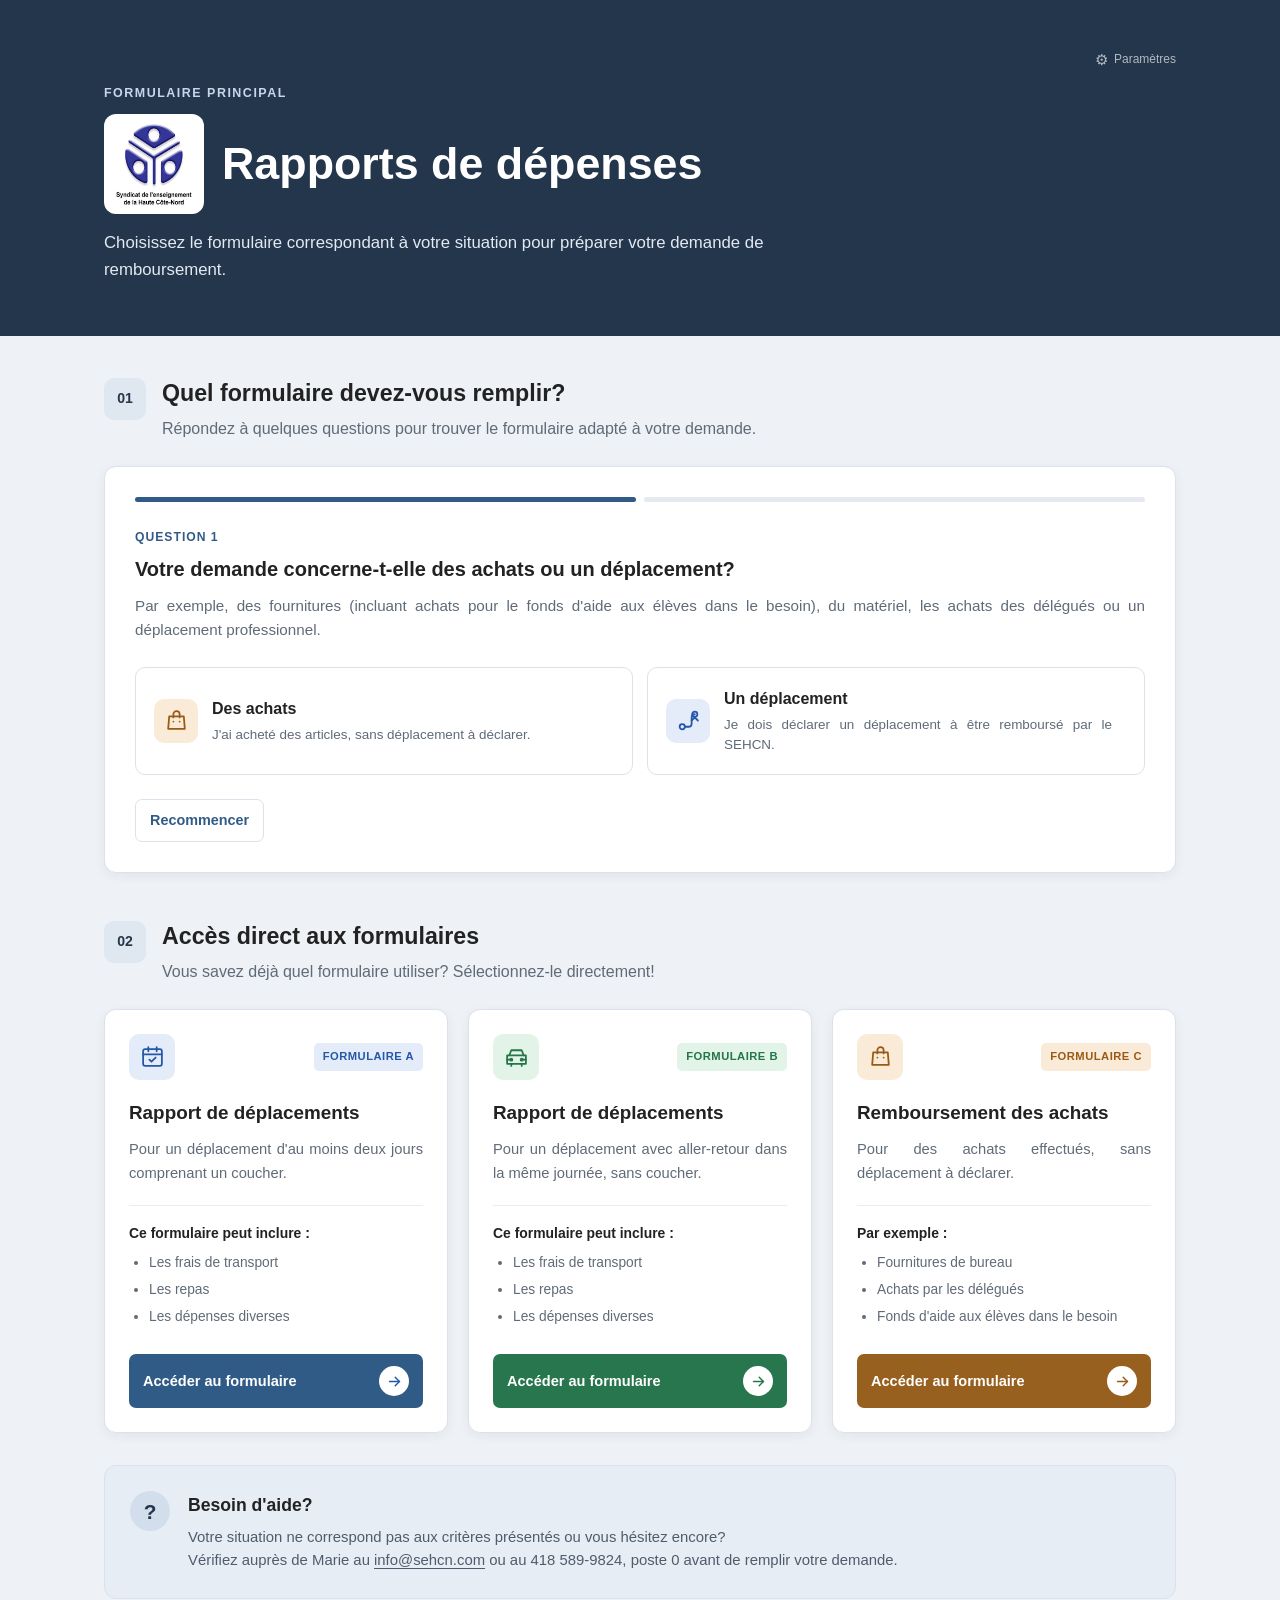
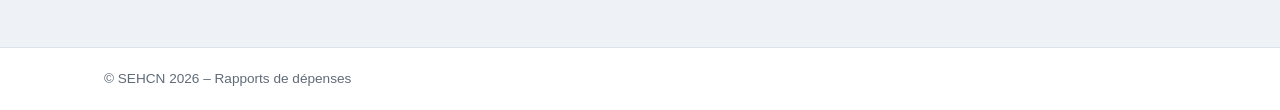
<file: index.html>
<!DOCTYPE html>
<html lang="fr">
<head>
    <meta charset="UTF-8">
    <meta name="viewport" content="width=device-width, initial-scale=1.0">

    <title>Rapports de dépenses</title>

    <link rel="icon" type="image/png" href="logo.jpg">

    <link rel="stylesheet" href="style.css">
    <script src="script.js" defer></script>
</head>

<body>


    <header class="entete">
	<div class="conteneur">

	    <div class="acces-administration">
		<a href="Administration/index.html">
		    <span aria-hidden="true">⚙</span>
		    <span class="texte-parametres">Paramètres</span>
		</a>
	    </div>
	    <p class="surtitre">FORMULAIRE PRINCIPAL</p>
	<div class="titre-entete">
	    <img
		src="logo.png"
		alt="Logo"
		class="logo-entete"
	    >
	    <h1>Rapports de dépenses</h1>
	</div>
	    <p class="description-entete">
		Choisissez le formulaire correspondant à votre situation pour préparer votre demande de remboursement.
	    </p>
	</div>
    </header>

    <main class="conteneur contenu-principal">

	<!-- OUTIL D'ORIENTATION -->
	<section class="section-orientation" id="orientation">

	    <div class="titre-section">
		<span class="numero-section">01</span>
		<div>
		    <h2>Quel formulaire devez-vous remplir?</h2>
		    <p>
			Répondez à quelques questions pour trouver le formulaire adapté à votre demande.
		    </p>
		</div>
	    </div>

	    <div class="assistant-orientation">
	
		<div 
		    class="progression" 
		    id="progression"
		    role="progression"
		    aria-label="Progression dans l'outil d'orientation"
		    aria-valuemin="1"
		    aria-valuemax="2"
		    aria-valuenow="1">
		    <span class="etape active"></span>
		    <span class="etape"></span>
		</div>

		<div id="contenu-orientation" aria-live="polite">

		    <p class="etiquette-question">QUESTION 1</p>

		    <h3>
			Votre demande concerne-t-elle des achats ou un déplacement lié au travail?
		    </h3>

		    <p class="aide-question">
			Par exemple, des fournitures (incluant achats pour le fonds d'aide aux élèves dans le besoin), du matériel, les achats des délégués ou un déplacement professionnel?
		    </p>

		    <div class="choix-orientation">
			<button
			    type="button"
			    class="bouton-choix"
			    data-reponse="achats">

			    <svg class="icone-svg" viewBox="0 0 24 24"
				aria-hidden="true">
				<path d="M5 8h14l1 12H4L5 8Z"/>
    				<path d="M9 9V6a3 3 0 0 1 6 0v3"/>
			    </svg>

			    <span class="texte-choix">
				<strong>Des achats</strong>
			    	<small>
				    J'ai acheté des articles pour le travail, sans déplacement à déclarer.
				</small>
			    </span>

			    <span class="fleche" aria-hidden="true">›</span>
			</button>

			<button
			    type="button"
			    class="bouton-choix"
			    data-reponse="deplacement">

			    <svg class="icone-svg" viewBox="0 0 24 24"
				aria-hidden="true">
				<path d="M5 8h14l1 12H4L5 8Z"/>
    				<path d="M9 9V6a3 3 0 0 1 6 0v3"/>
			    </svg>

			    <span class="texte-choix">
				<strong>Un déplacement</strong>
			    	<small>
				    Je dois déclarer un déplacement à être remboursé par le SEHCN.
				</small>
			    </span>

			    <span class="fleche" aria-hidden="true">›</span>
			</button>
		    </div>
		</div>

		<div id="resultat-orientation"
		    class="resultat-orientation"
		    aria-live="polite"
		    hidden>
		</div>

		<div class="actions-orientation">
		    <button type="button"
			id="bouton-retour"
			class="bouton-secondaire"
			hidden
		    >
			← Retour
		    </button>

		    <button type="button"
			id="bouton-recommencer"
			class="bouton-secondaire"
			hidden
		    >
			Recommencer
		    </button>
		</div>
	    </div>
	</section>

	<!-- ACCÈS DIRECT AUX FORMULAIRES -->
	<section class="section-formulaire" id="fourmulaires">

	    <div class="titre-section">
		<span class="numero-section">02</span>
		<div>
		    <h2>Accès direct aux formulaires</h2>
		    <p>
			Vous savez déjà quel formulaire utiliser? 
			Sélectionnez-le directement!
		    </p>
		</div>
	    </div>

	    <div class="grille-formulaires">

		<!-- FORMULAIRE A -->
		<article class="carte-formulaire">

		    <div class="entete-carte">
			<span class="icone-carte icone-a" aria-hidden="true">
			    <svg class="icone-svg" viewBox="0 0 24 24">
				<rect x="3" y="5" width="18" height="16" rx="2"/>
				<path d="M16 3v4M8 3v4M3 10h18"/>
				<path d="m9 15 2 2 4-4"/>
			    </svg>
			</span>
			<span class="badge-formulaire badge-a">
			    FORMULAIRE A
			</span>
		    </div>

		    <h3>Rapport de déplacements</h3>

		    <p class="description-carte">
			Pour un déplacement d'au moins deux jours comprenant un coucher.
		    </p>

		    <div class="exemples-carte">
			<p>Ce formulaire peut inclure :</p>
			<ul>
			    <li>Les frais de transport</li>
			    <li>Les repas</li>
			    <li>Les dépenses diverses</li>
			</ul>
		    </div>

		    <a class="bouton-formulaire bouton-a"
			href="FormulaireA_Hébergements/index.html">
			Accéder au formulaire
			<span class="fleche-cercle" aria-hidden="true">
			    <svg class="icone-svg" viewBox="0 0 24 24">
				<path d="M5 12h14"/>
				<path d="m13 6 6 6-6 6"/>
			    </svg>
			</span>
		    </a>

		</article>

		<!-- FORMULAIRE B -->
		<article class="carte-formulaire">

		    <div class="entete-carte">
			<span class="icone-carte icone-b" aria-hidden="true">
			    <svg class="icone-svg" viewBox="0 0 24 24">
				<path d="m5 11 2-5h10l2 5"/>
				<path d="M3 11h18v8H3z"/>
				<path d="M3 15h3m12 0h3M7 19v2m10-2v2"/>
				<circle cx="7" cy="15" r="1"/>
				<circle cx="17" cy="15" r="1"/>
			    </svg>
			</span>
			<span class="badge-formulaire badge-b">
			    FORMULAIRE B
			</span>
		    </div>

		    <h3>Rapport de déplacements</h3>

		    <p class="description-carte">
			Pour un déplacement avec aller-retour dans la même journée, sans coucher.
		    </p>

		    <div class="exemples-carte">
			<p>Ce formulaire peut inclure :</p>
			<ul>
			    <li>Les frais de transport</li>
			    <li>Les repas</li>
			    <li>Les dépenses diverses</li>
			</ul>
		    </div>

		    <a class="bouton-formulaire bouton-b"
			href="FormulaireB_AllerRetour/index.html">
			Accéder au formulaire
			<span class="fleche-cercle" aria-hidden="true">
			    <svg class="icone-svg" viewBox="0 0 24 24">
				<path d="M5 12h14"/>
				<path d="m13 6 6 6-6 6"/>
			    </svg>
			</span>
		    </a>

		</article>

		<!-- FORMULAIRE C -->
		<article class="carte-formulaire">

		    <div class="entete-carte">
			<span class="icone-carte icone-c" aria-hidden="true">
			    <svg class="icone-svg" viewBox="0 0 24 24">
				<path d="M5 8h14l1 12H4L5 8Z"/>
				<path d="M9 9V6a3 3 0 0 1 6 0v3"/>
				<path d="M9 13h.01M15 13h.01"/>
			    </svg>
			</span>
			<span class="badge-formulaire badge-c">
			    FORMULAIRE C
			</span>
		    </div>

		    <h3>Remboursement des achats</h3>

		    <p class="description-carte">
			Pour des achats effectués, sans déplacement à déclarer.
		    </p>

		    <div class="exemples-carte">
			<p>Par exemple :</p>
			<ul>
			    <li>Fournitures de bureau</li>
			    <li>Achats par les délégués</li>
			    <li>Fonds d'aide aux élèves dans le besoin</li>
			</ul>
		    </div>

		    <a class="bouton-formulaire bouton-c"
			href="FormulaireC_Remboursement/index.html">
			Accéder au formulaire
			<span class="fleche-cercle" aria-hidden="true">
			    <svg class="icone-svg" viewBox="0 0 24 24">
				<path d="M5 12h14"/>
				<path d="m13 6 6 6-6 6"/>
			    </svg>
			</span>
		    </a>

		</article>

	    </div>
	</section>

	<!-- SECTION D'AIDE -->
	<section class="section-aide" id="aide">

	    <div class="icone-aide" aria-hidden="true">?</div>

	    <div class="contenu-aide">
		<h2>Besoin d'aide?</h2>
		<p>
		    Votre situation ne correspond pas aux critères présentés
		    ou vous hésitez encore?
		    <br>Vérifiez auprès de Marie au 
		    <a href="mailto:info@sehcn.com">info@sehcn.com</a> ou au 418 589-9824, poste 0 avant de remplir
		    votre demande.
		</p>
	    </div>
	</section>

    </main>

    <footer class="pied-page">
	<div class="conteneur">
	    <p>© SEHCN 2026 – Rapports de dépenses </p>
	</div>
    </footer>

</body>
</html>
</file>
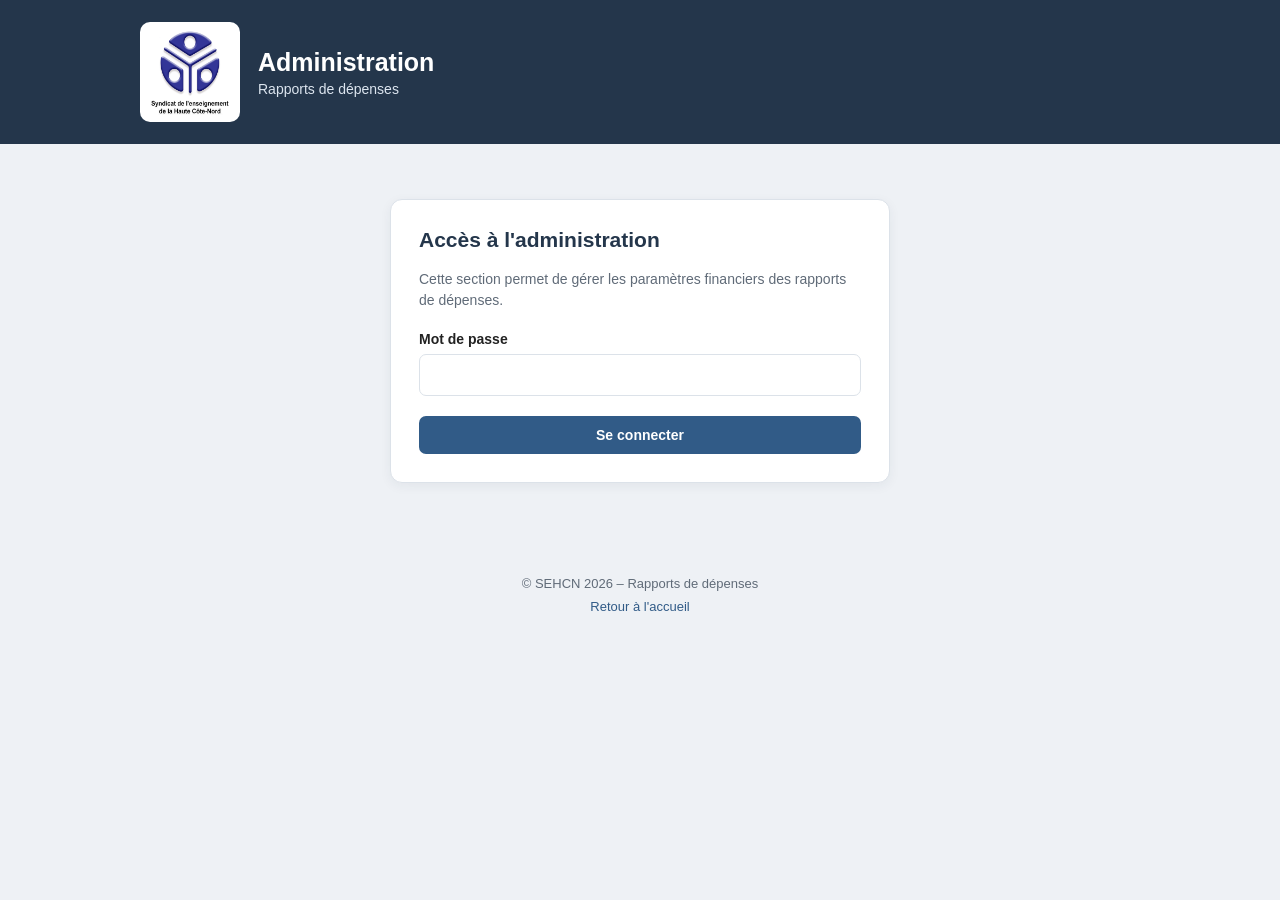
<file: Administration/index.html>
<!DOCTYPE html>
<html lang="fr">

<head>

    <meta charset="UTF-8">
    <meta name="viewport" content="width=device-width, initial-scale=1.0">

    <title>Administration – Rapports de dépenses</title>

    <link rel="icon" href="../logo.jpg">
    <link rel="stylesheet" href="style.css">

    <script src="script.js" defer></script>

</head>

<body>

    <header class="entete">
 	<div class="conteneur-entete">
	    <img
		src="../logo.png"
		alt="Logo du SEHCN"
		class="logo"
	    >

	    <div>
		<h1>Administration</h1>
		<p>Rapports de dépenses</p>
	    </div>

	</div>

    </header>


    <main class="conteneur-principal">

	<!-- CONNEXION -->

	<section id="sectionConnexion" class="carte connexion">

	    <h2>Accès à l'administration</h2>

	    <p class="texte-secondaire">
		Cette section permet de gérer les paramètres financiers
                des rapports de dépenses.
	    </p>

  	    <form id="formulaireConnexion">

		<div class="champ">

		    <label for="motDePasse">
			Mot de passe
		    </label>

		    <input
			type="password"
			id="motDePasse"
			autocomplete="current-password"
			required
		    >

		</div>

		<p
		    id="erreurConnexion"
		    class="message-erreur"
		    role="alert"
		    hidden
		></p>

		<button
		    type="submit"
		    id="boutonConnexion"
		    class="bouton bouton-principal"
		>
		    Se connecter
		</button>

	    </form>

	</section>


	<!-- ADMINISTRATION -->

	<section id="sectionAdministration" hidden>

	    <div class="barre-actions">

		<div>
		    <h2>Paramètres financiers</h2>

		    <p class="texte-secondaire">
			Les montants sont regroupés par année civile
		    </p>
		</div>

		<button
		    type="button"
		    id="boutonDeconnexion"
		    class="bouton bouton-secondaire"
		>
		    Déconnexion
		</button>

	    </div>


	    <div class="information">

		<strong>Information</strong>

		<p>
                    Les modifications effectuées seront enregistrées
                    directement dans la base de données.
                    Les trois formulaires utiliseront automatiquement
                    les nouvelles valeurs.
		</p>

	    </div>


	    <div
		id="avertissementAnnees"
		class="avertissement-annees"
		role="alert"
		hidden
	    >

	    	<strong>Attention : paramètres non enregistrés</strong>

		<p>
        	    Une ou plusieurs années ont été ajoutées ou modifiées.
       	 	    Les changements ne seront appliqués aux formulaires
        	    qu'après avoir enregistré les modifications.
		</p>
	    </div>


	    <div
	    	id="listeAnnees"
		class="liste-annees"
	    ></div>


	    <div class="actions-principales">

		<button
		    type="button"
		    id="boutonAjouterAnnee"
		    class="bouton bouton-secondaire"
		>
		    + Ajouter une année
		</button>

		<button
		    type="button"
		    id="boutonEnregistrer"
		    class="bouton bouton-principal"
		>
		    Enregistrer les modifications
		</button>

	    </div>


	    <p
		id="messageAdministration"
		class="message-administration"
		role="status"
		aria-live="polite"
	    ></p>

	</section>

    </main>


    <!-- MODALE DE CONFIRMATION -->

    <div
	id="modaleConfirmation"
	class="fond-modale"
	hidden
    >

	<div
	    class="modale"
	    role="dialog"
	    aria-modal="true"
	    aria-labelledby="titreModale"
	>

	    <h2 id="titreModale"></h2>

	    <p id="texteModale"></p>

	    <div
	 	id="conteneurChampModale"
		class="champ"
		hidden
	    >

		<label for="champModale" id="etiquetteChampModale"></label>

	   	<input
		    type="number"
		    id="champModale"
		    step="1"
		>

	    </div>

	    <p
		id="erreurModale"
		class="message-erreur"
		hidden
	    ></p>

	    <div class="actions-modale">

	 	<button
		    type="button"
		    id="boutonAnnulerModale"
		    class="bouton bouton-secondaire"
		>
		    Annuler
		</button>

	 	<button
		    type="button"
		    id="boutonConfirmerModale"
		    class="bouton bouton-principal"
		>
		    Confirmer
		</button>

	    </div>

	</div>

    </div>


    <footer>

	<p>
	    © SEHCN 2026 – Rapports de dépenses
	</p>

	<a href="../index.html">
	    Retour à l'accueil
	</a>

    </footer>

</body>

</html>
</file>
<file: style.css>
/* ==================================================
   CONFIGURATION GÉNÉRALE
================================================== */

:root {
    --couleur-fond: #eef1f5;
    --couleur-surface: #ffffff;
    --couleur-texte: #222222;
    --couleur-secondaire: #606b78;
    --couleur-bordure: #dce2e9;
    --couleur-entete: #24364b;
    --couleur-primaire:#315b87;
    --couleur-primaire-survol: #24476d;

    --couleur-a-fond: #e4ecfa;
    --couleur-a-texte: #2457a7;

    --couleur-b-fond: #e2f3e8;
    --couleur-b-texte: #247548;

    --couleur-c-fond: #f9ebd8;
    --couleur-c-texte: #9a5a13;

    --rayon: 12px;
    --ombre: 0 3px 12px rgba(30, 45, 65, 0.06);
}

* {
    box-sizing: border-box;
}

html {
    scroll-behavior: smooth;
}

body {
    font-family: "Segoe UI", Arial, sans-serif;
    background-color: var(--couleur-fond);
    margin: 0;
    color: var(--couleur-texte);
    line-height: 1.6;
}

button,
a {
    font: inherit;
}

button {
    cursor: pointer;
}

button:focus-visible,
a:focus-visible {
    outline: 3px solid #77a8e8;
    outline-offset: 3px;
}

.conteneur {
    width: 100%;
    max-width: 1120px;
    margin: 0 auto;
    padding-left: 24px;
    padding-right: 24px;
}


/* ==================================================
   EN-TÊTE
================================================== */

.entete {
    background-color: var(--couleur-entete);
    color: #ffffff;
    padding: 48px 0 52px;
}

.surtitre {
    margin: 0 0 10px;
    color: #c7d7ea;
    font-size: 0.78rem;
    font-weight: 700;
    letter-spacing: 1.5px;
}

.entete h1 {
    margin: 0;
    font-size: clamp(2rem, 4vw, 2.8rem);
    font-weight: 650;
    line-height: 1.2;
}

.description-entete {
    max-width: 680px;
    margin: 16px 0 0;
    color: #e3eaf2;
    font-size: 1.05rem;
}

.titre-entete {
    display: flex;
    align-items: center;
    gap: 18px;
}

.logo-entete {
    display: block;
    width: 100px;
    height: 100px;
    padding: 5px;
    object-fit: contain;
    flex: 0 0 auto;
    background-color: #ffffff;
    border: 2px solid rgba(255, 255, 255, 0.7);
    border-radius: 12px;
}


/* ==================================================
   CONTENU PRINCIPAL
================================================== */

.contenu-principal {
    padding-top: 42px;
    padding-bottom: 48px;
}

.section-orientation,
.section-formulaires {
    margin-bottom: 48px;
}

.titre-section {
    display:flex;
    align-items: flex-start;
    gap: 16px;
    margin-bottom: 24px;
}

.numero-section {
    display: flex;
    flex: 0 0 42px;
    width: 42px;
    height: 42px;
    align-items: center;
    justify-content: center;
    border-radius: 10px;
    background-color: #dfe7f0;
    color: var(--couleur-entete);
    font-size: 0.88rem;
    font-weight: 700;
}

.titre-section h2 {
    margin: 0;
    font-size: 1.45rem;
    line-height: 1.35;
    font-weight: 650;
}

.titre-section p {
    margin: 7px 0 0;
    color: var(--couleur-secondaire);
}


/* ==================================================
   OUTIL D'ORIENTATION
================================================== */

.assistant-orientation {
    width: 100%;
    margin: 0 auto;
    padding: 30px;
    background-color: var(--couleur-surface);
    border: 1px solid var(--couleur-bordure);
    border-radius: var(--rayon);
    box-shadow: var(--ombre);
}

.progression {
    display: flex;
    gap: 8px;
    margin-bottom: 26px;
}

.progression .etape {
    height: 5px;
    flex: 1;
    border-radius: 10px;
    background-color: #e6eaf0;
}

.progression .etape.active {
    background-color: var(--couleur-primaire);
}

.etiquette-question {
    margin: 0 0 8px;
    color: var(--couleur-primaire);
    font-size: 0.76rem;
    font-weight: 700;
    letter-spacing: 1px;
}

.assistant-orientation h3 {
    margin: 0;
    font-size: 1.25rem;
    line-height: 1.45;
    font-weight: 650;
}

.aide-question {
    margin: 10px 0 24px;
    color: var(--couleur-secondaire);
    font-size: 0.95rem;
    text-align: justify;
}

.choix-orientation {
    display: grid;
    grid-template-columns: repeat(2, minmax(0, 1fr));
    gap: 14px;
}

.bouton-choix {
    display: flex;
    align-items: center;
    gap: 14px;
    width: 100%;
    min-width: 0;
    padding: 18px;
    border: 1px solid var(--couleur-bordure);
    border-radius: 10px;
    background-color: #ffffff;
    color: var(--couleur-texte);
    text-align: left;
    transition: border-color 0.2s, background-color 0.2s;
}

.bouton-choix:hover {
    border-color: #9eb4cd;
    background-color: #f8fafc;
}

.icone-choix {
    display: flex;
    flex: 0 0 44px;
    width: 44px;
    height: 44px;
    align-items: center;
    justify-content: center;
    border-radius: 10px;
    font-size: 1.4rem;
    font-weight: 600;
}

.icone-achats {
    background-color: var(--couleur-c-fond);
    color: var(--couleur-c-texte);
}

.icone-deplacement {
    background-color: var(--couleur-a-fond);
    color: var(--couleur-a-texte);
}

.texte-choix {
    display: flex;
    flex: 1;
    flex-direction: column;
    gap: 4px;
    min-width: 0;
}

.texte-choix strong {
    font-size: 1rem;
}

.texte-choix small {
    color: var(--couleur-secondaire);
    font-size: 0.84rem;
    line-height: 1.5;
    text-align: justify;
}

.fleche {
    color: var(--couleur-secondaire);
    font-size: 1.6rem;
}

.actions-orientation {
    display: flex;
    justify-content: space-between;
    flex-wrap: wrap;
    gap: 12px;
    margin-top: 24px;
}

.bouton-secondaire {
    padding: 9px 14px;
    border: 1px solid var(--couleur-bordure);
    border-radius: 7px;
    background-color: #ffffff;
    color: var(--couleur-primaire);
    font-size: 0.9rem;
    font-weight: 600;
}

.bouton-secondaire:hover {
    background-color: #f1f5f9;
}

/* ==================================================
   RÉSULTAT DE L'ORIENTATION
================================================== */

.resultat-orientation {
    padding: 22px;
    border: 1px solid var(--couleur-bordure);
    border-radius: 10px;
    background-color: #f8fafc;
}

.resultat-orientation[hidden],
[hidden] {
    display: none !important;
}

.resultat-entete {
    display: flex;
    align-items: center;
    gap: 12px;
    margin-bottom: 12px;
}

.resultat-entete h3 {
    margin: 0;
    font-size: 1.15rem;
}

.icone-resultat {
    display: flex;
    flex: 0 0 42px;
    width: 42px;
    height: 42px;
    align-items: center;
    justify-content: center;
    border-radius: 10px;
    font-size: 1.3rem;
    font-weight: 700;
}

.resultat-orientation p {
    margin: 8px 0;
}

.resultat-orientation .texte-resultat {
    color: var(--couleur-secondaire);
    font-size: 0.94rem;
    text-align: justify;
}

.lien-resultat {
    display: inline-flex;
    align-items: center;
    justify-content: center;
    gap: 10px;
    margin-top: 16px;
    padding: 11px 16px;
    border-radius: 7px;
    background-color: var(--couleur-primaire);
    color: #ffffff;
    text-decoration: none;
    font-weight: 600;
}

.lien-resultat:hover {
    background-color: var(--couleur-primaire-survol);
}

.resultat-a .icone-resultat {
    background-color: var(--couleur-a-fond);
    color: var(--couleur-a-texte);
}

.resultat-b .icone-resultat {
    background-color: var(--couleur-b-fond);
    color: var(--couleur-b-texte);
}

.resultat-c .icone-resultat {
    background-color: var(--couleur-c-fond);
    color: var(--couleur-c-texte);
}

.resultat-attention .icone-resultat {
    background-color: #f9ebd8;
    color: #9a5a13;
}

.lien-vers-aide {
    display: inline-flex;
    align-items: center;
    gap: 8px;
    color: var(--couleur-primaire);
    font-weight: 600;
    text-decoration: underline;
    text-underline-offset: 3px;
}

.lien-vers-aide:hover {
    color: var(--couleur-primaire-survol);
}

.fleche-vers-aide {
    width: 18px;
    height: 18px;
    transition: transform 0.2s ease;
}

.lien-vers-aide:hover .fleche-vers-aide {
    transform: translateY(3px);
}

/* ==================================================
   CARTES DES FORMULAIRES
================================================== */

.grille-formulaires {
    display: grid;
    grid-template-columns: repeat(3, minmax(0, 1fr));
    gap: 20px;
    align-items: stretch;
}

.carte-formulaire {
    display: flex;
    flex-direction: column;
    min-width: 0;
    padding: 24px;
    background-color: var(--couleur-surface);
    border: 1px solid var(--couleur-bordure);
    border-radius: var(--rayon);
    box-shadow: var(--ombre);
}

.entete-carte {
    display: flex;
    align-items: center;
    justify-content: space-between;
    flex-wrap: wrap;
    gap: 12px;
    margin-bottom: 20px;
}

.icone-carte {
    display: flex;
    flex: 0 0 46px;
    width: 46px;
    height: 46px;
    align-items: center;
    justify-content: center;
    border-radius: 10px;
    font-size: 1.4rem;
    font-weight: 600;
}

.icone-a,
.badge-a {
    background-color: var(--couleur-a-fond);
    color: var(--couleur-a-texte);
}

.icone-b,
.badge-b {
    background-color: var(--couleur-b-fond);
    color: var(--couleur-b-texte);
}

.icone-c,
.badge-c {
    background-color: var(--couleur-c-fond);
    color: var(--couleur-c-texte);
}

.badge-formulaire {
    padding: 5px 9px;
    border-radius: 5px;
    font-size: 0.7rem;
    font-weight: 750;
    letter-spacing: 0.5px;
}

.carte-formulaire h3 {
    margin: 0 0 12px;
    font-size: 1.18rem;
    line-height: 1.4;
    font-weight: 650;
}

.description-carte {
    margin: 0 0 20px;
    color: var(--couleur-secondaire);
    font-size: 0.92rem;
    text-align: justify;
}

.exemples-carte {
    margin-top: auto;
    padding-top: 16px;
    border-top: 1px solid #e9edf2;
}

.exemples-carte p {
    margin: 0 0 8px;
    font-size: 0.87rem;
    font-weight: 650;
}

.exemples-carte ul {
    margin: 0 0 22px;
    padding-left: 20px;
    color: var(--couleur-secondaire);
    font-size: 0.86rem;
}

.exemples-carte li {
    margin-bottom: 5px;
}

.bouton-formulaire {
    display: flex;
    align-items: center;
    justify-content: space-between;
    gap: 10px;
    width: 100%;
    margin-top: 4px;
    padding: 12px 14px;
    border-radius: 7px;
    color: #ffffff;
    text-decoration: none;
    font-size: 0.91rem;
    font-weight: 650;
    transition: background-color 0.2s;
}

.bouton-formulaire .fleche-cercle {
    display: flex;
    flex: 0 0 30px;
    width: 30px;
    height: 30px;
    align-items: center;
    justify-content: center;
    border-radius: 50%;
    background-color: #ffffff;
    transition: transform 0.2s ease;
}

.bouton-formulaire .fleche-cercle .icone-svg {
    width: 17px;
    height: 17px;
    stroke-width: 2;
}

.bouton-a .fleche-cercle {
    color: var(--couleur-a-texte);
}

.bouton-b .fleche-cercle {
    color: var(--couleur-b-texte);
}

.bouton-c .fleche-cercle {
    color: var(--couleur-c-texte);
}

.bouton-formulaire:hover .fleche-cercle {
    transform: translateX(3px);
}

.bouton-a {
    background-color: #315b87;
}

.bouton-a:hover {
    background-color: #24476d;
}

.bouton-b {
    background-color: #28764d;
}

.bouton-b:hover {
    background-color: #1d5c3a;
}

.bouton-c {
    background-color: #98601e;
}

.bouton-c:hover {
    background-color: #774815;
}


/* ==================================================
   SECTION D'AIDE
================================================== */

.section-aide {
    display: flex;
    align-items: flex-start;
    gap: 18px;
    margin-top: 32px;
    padding: 25px;
    border: 1px solid #d9e2ec;
    border-radius: var(--rayon);
    background-color: #e7edf4;
}

.section-aide a {
    color: inherit;
    text-decoration: underline;
    text-underline-offset: 3px;
}

.section-aide a:hover {
    opacity: 0.75;
}

.icone-aide {
    display: flex;
    flex: 0 0 40px;
    width: 40px;
    height: 40px;
    align-items: center;
    justify-content: center;
    border-radius: 50%;
    background-color: #d2deeb;
    color: var(--couleur-entete);
    font-size: 1.3rem;
    font-weight: 700;
}

.contenu-aide h2 {
    margin: 0 0 6px;
    font-size: 1.1rem;
    font-weight: 650;
}

.contenu-aide p {
    margin: 0;
    color: #4f5c6b;
    font-size: 0.93rem;
    text-align: justify;
}


/* ==================================================
   PIED DE PAGE
================================================== */


.pied-page {
    padding: 20px 0;
    border-top: 1px solid var(--couleur-bordure);
    background-color: #ffffff;
}

.pied-page p {
    margin: 0;
    color: var(--couleur-secondaire);
    font-size: 0.85rem;
}


/* ==================================================
   ICÔNES SVG STYLISÉES
================================================== */

.icone-svg {
    display: block;
    width: 25px;
    height: 25px;
    flex: 0 0 auto;
    fill: none;
    stroke: currentColor;
    stroke-width: 1.7;
    stroke-linecap: round;
    stroke-linejoin: round;
}

.icone-carte .icone-svg,
.icone-choix .icone-svg {
    width: 25px;
    height: 25px;
}

.icone-resultat .icone-svg {
    width: 26px;
    height: 26px;
}

.icone-aide .icone-svg {
    width: 23px;
    height: 23px;
}


/* ============================================================
   ACCÈS À L'ADMINISTRATION
============================================================ */

.acces-administration {
    display: flex;
    justify-content: flex-end;
    margin-bottom: 12px;
}

.acces-administration a {
    display: inline-flex;
    align-items: center;
    gap: 6px;
    color: inherit;
    font-size: 12px;
    text-decoration: none;
    opacity: 0.65;
    transition: opacity 0.2s ease;
}

.acces-administration a:hover {
    opacity: 1;
}

.acces-administration a span:first-child {
    font-size: 15px;
}

.acces-administration a:hover .texte-parametres {
    text-decoration: underline;
}
</file>
<file: Administration/style.css>
/* ============================================================
   PARAMÈTRES GÉNÉRAUX
============================================================ */

:root {

    --couleur-fond: #eef1f5;
    --couleur-surface: #ffffff;
    --couleur-texte: #222222;
    --couleur-secondaire: #606b78;
    --couleur-bordure: #dce2e9;

    --couleur-entete: #24364b;
    --couleur-primaire: #315b87;
    --couleur-primaire-survol: #24476d;

    --couleur-erreur: #b42318;
    --couleur-erreur-fond: #fef0ef;

    --rayon: 12px;
    --ombre: 0 3px 12px rgba(30, 45, 65, 0.06);
}


/* ============================================================
   ÉLÉMENTS GÉNÉRAUX
============================================================ */

* {
    box-sizing: border-box;
}

body {
    font-family: "Segoe UI", Arial, sans-serif;
    background-color: var(--couleur-fond);

    margin: 0;
    padding: 0;
    
    color: var(--couleur-texte);
}

button,
input {
    font: inherit;
}

button {
    cursor: pointer;
}

[hidden] {
    display: none !important;
}


/* ============================================================
   EN-TÊTE
============================================================ */

.entete {
    background-color: var(--couleur-entete);
    color: white;
    padding: 22px 30px;
}

.conteneur-entete {
    max-width: 1000px;
    margin: 0 auto;
    display: flex;
    align-items: center;
    gap: 18px;
}

.logo {
    width: 100px;
    height: 100px;
    object-fit: contain;
    background-color: white;
    border: 2px solid rgba(255, 255, 255, 0.35);
    border-radius: 10px;
    padding: 4px;
}

.entete h1 {
    margin: 0;
    font-size: 25px;
}

.entete p {
    margin: 4px 0 0;
    color: #dce5ef;
    font-size: 14px;
}


/* ============================================================
   CONTENU PRINCIPAL
============================================================ */

.conteneur-principal {
    max-width: 1000px;
    margin: 35px auto;
    padding: 0 20px;
}

.carte {
    background-color: var(--couleur-surface);
    border: 1px solid var(--couleur-bordure);
    border-radius: var(--rayon);
    box-shadow: var(--ombre);
    padding: 28px;
}

.connexion {
    max-width: 500px;
    margin: 55px auto;
}

h2 {
    margin-top: 0;
    color: var(--couleur-entete);
    font-size: 21px;
}

.texte-secondaire {
    color: var(--couleur-secondaire);
    line-height: 1.5;
    font-size: 14px;
}


/* ============================================================
   CHAMPS
============================================================ */

.champ {
    display: flex;
    flex-direction: column;
    gap: 7px;
    margin: 20px 0;
}

.champ label {
    font-weight: 600;
    font-size: 14px;
}

.champ input {
    width: 100%;
    min-width: 0;
    padding: 11px 12px;
    border: 1px solid var(--couleur-bordure);
    border-radius: 7px;
    background-color: white;
    color: var(--couleur-texte);
    outline: none;
}

.champ input:focus {
    border-color: var(--couleur-primaire);
    box-shadow: 0 0 0 3px rgba(49, 91, 135, 0.12);
}


/* ============================================================
   BOUTONS
============================================================ */

.bouton {
    border: none;
    border-radius: 7px;
    padding: 11px 17px;
    font-weight: 600;
    font-size: 14px;
    transition: background-color 0.2s, opacity 0.2s;
}

.bouton:disabled {
    opacity: 0.55;
    cursor: not-allowed;
}

.bouton-principal {
    background-color: var(--couleur-primaire);
    color: white;
}

.bouton-principal:hover:not(:disabled) {
    background-color: var(--couleur-primaire-survol);
}

.bouton-secondaire {
    background-color: #e8edf3;
    color: var(--couleur-entete);
}

.bouton-secondaire:hover:not(:disabled) {
    background-color: #dce4ed;
}

.bouton-danger {
    background-color: var(--couleur-erreur-fond);
    color: var(--couleur-erreur);
}

.bouton-danger:hover:not(:disabled) {
    background-color: #fbdcda;
}

#boutonConnexion {
    width: 100%;
}


/* ============================================================
   BARRE D'ACTIONS
============================================================ */

.barre-actions {
    display: flex;
    justify-content: space-between;
    align-items: center;
    gap: 20px;
    margin-bottom: 22px;
}

.barre-actions h2 {
    margin-bottom: 5px;
}

.barre-actions p {
    margin-top: 0;
}


/* ============================================================
   INFORMATION
============================================================ */

.information {
    background-color: #e8eef6;
    border-left: 4px solid var(--couleur-primaire);
    border-radius: 7px;
    padding: 15px 18px;
    margin-bottom: 25px;
    font-size: 14px;
    line-height: 1.5;
}

.information strong {
    color: var(--couleur-entete);
}

.information p {
    margin: 6px 0 0;
}


/* ============================================================
   ANNÉES
============================================================ */

.avertissement-annees {
    background-color: #fff4d6;
    border: 1px solid #e8c66a;
    border-left: 5px solid #c58a16;
    border-radius: 8px;
    padding: 16px 20px;
    margin-bottom: 20px;
    color: #704f0b;
}

.avertissement-annees strong {
    display: block;
    font-size: 15px;
    margin-bottom: 5px;
}

.avertissement-annees p {
    margin: 0;
    font-size: 14px;
    line-height: 1.5;
}

.liste-annees {
    display: flex;
    flex-direction: column;
    gap: 18px;
}

.carte-annee {
    background-color: white;
    border: 1px solid var(--couleur-bordure);
    border-radius: var(--rayon);
    padding: 22px;
    box-shadow: var(--ombre);
}

.entete-annee {
    display: flex;
    justify-content: space-between;
    align-items: center;
    gap: 15px;
    margin-bottom: 20px;
}

.entete-annee h3 {
    color: var(--couleur-entete);
    font-size: 20px;
    margin: 0;
}

.grille-parametres {
    display: grid;
    grid-template-columns: repeat(3, minmax(0, 1fr));
    gap: 16px;
}

.grille-parametres .champ {
    margin: 0;
}

.grille-parametres input {
    font-variant-numeric: tabular-nums;
    text-align: right;
}


/* ============================================================
   ACTIONS PRINCIPALES
============================================================ */

.actions-principales {
    display: flex;
    justify-content: space-between;
    align-items: center;
    gap: 15px;
    margin-top: 25px;
}


/* ============================================================
   MESSAGES
============================================================ */

.message-erreur {
    color: var(--couleur-erreur);
    background-color: var(--couleur-erreur-fond);
    border-radius: 6px;
    padding: 10px 12px;
    font-size: 13px;
    margin: 12px 0;
}

.message-administration {
    min-height: 22px;
    margin-top: 18px;
    font-size: 14px;
    font-weight: 600;
    color: var(--couleur-secondaire);
}

.message-administration.succes {
    color: #247548;
}

.message-administration.erreur {
    color: var(--couleur-erreur);
}


/* ============================================================
   MODALE
============================================================ */

.fond-modale {
    position: fixed;
    inset: 0;
    z-index: 1000;
    background-color: rgba(20, 31, 45, 0.55);
    display: flex;
    justify-content: center;
    align-items: center;
    padding: 20px;
}

.modale {
    width: 100%;
    max-width: 440px;
    background-color: white;
    border-radius: var(--rayon);
    box-shadow: 0 10px 35px rgba(0, 0, 0, 0.2);
    padding: 27px;
}

.modale h2 {
    color: var(--couleur-secondaire);
    font-size: 19px;
    line-height: 1.4;
    margin-top: 0;
}

.modale p {
    color: var(--couleur-texte);
    font-size: 14px;
    line-height: 1.6;
}

.actions-modale {
    display: flex;
    justify-content: flex-end;
    gap: 10px;
    margin-top: 25px;
}


/* ============================================================
   PIED DE PAGE
============================================================ */

footer {
    text-align: center;
    padding: 25px 15px;
    color: var(--couleur-secondaire);
    font-size: 13px;
}

footer p {
    margin-bottom: 8px;
}

footer a {
    color: var(--couleur-primaire);
    text-decoration: none;
}

footer a:hover {
    text-decoration: underline;
}


/* ============================================================
   ADAPTATION MOBILE
============================================================ */

@media (max-width: 650px) {

    .entete {
        padding: 18px;
    }

    .entete h1 {
        font-size: 21px;
    }

    .conteneur-principal {
        margin: 22px auto;
        padding: 0 14px;
    }

    .carte {
        padding: 22px;
    }

    .barre-actions {
        align-items: flex-start;
        flex-direction: column;
    }

    .grille-parametres {
        grid-template-columns: repeat(2, minmax(0, 1fr));
    }

    .actions-principales {
        flex-direction: column;
        align-items: stretch;
    }

    .actions-principales .bouton {
        width: 100%;
    }

    .entete-annee {
        align-items: flex-start;
    }

}

@media (max-width: 400px) {

    .grille-parametres {
        grid-template-columns: 1fr;
    }

    .entete-annee {
        flex-direction: column;
    }

}
</file>
